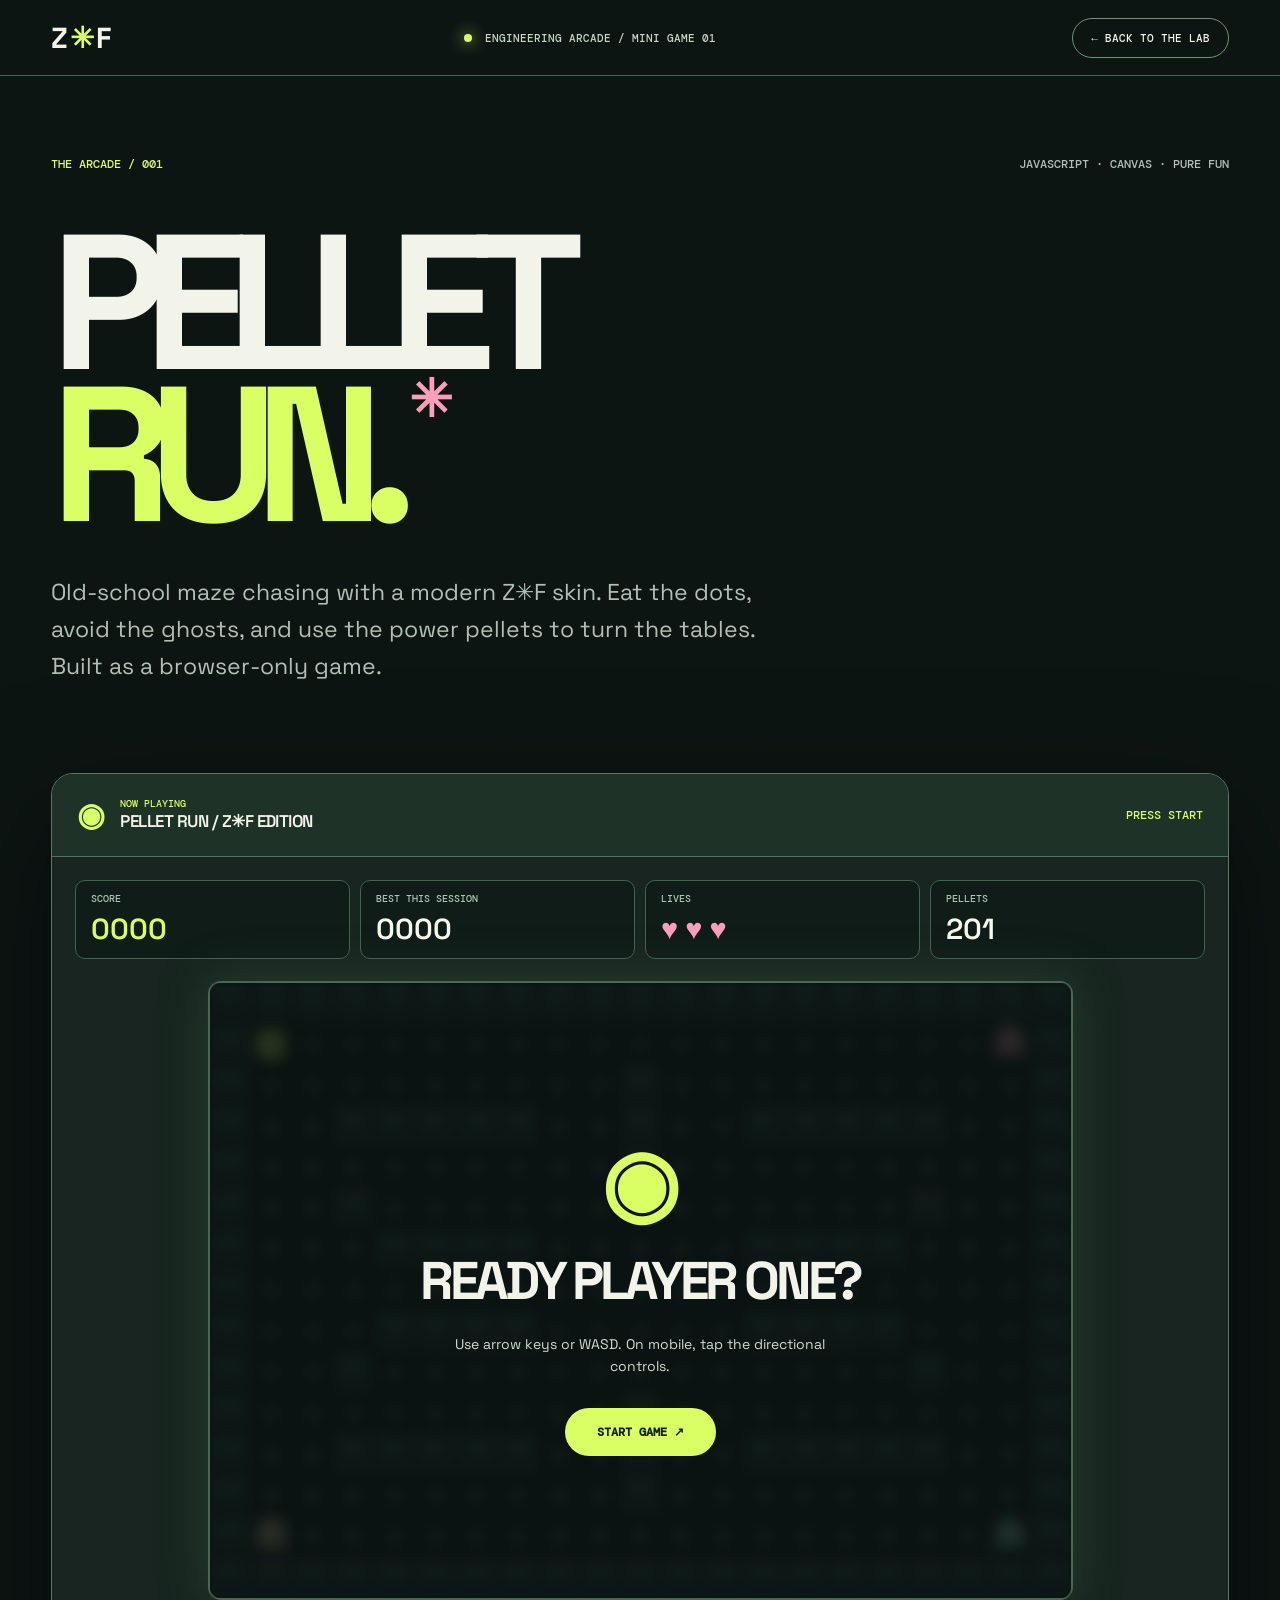
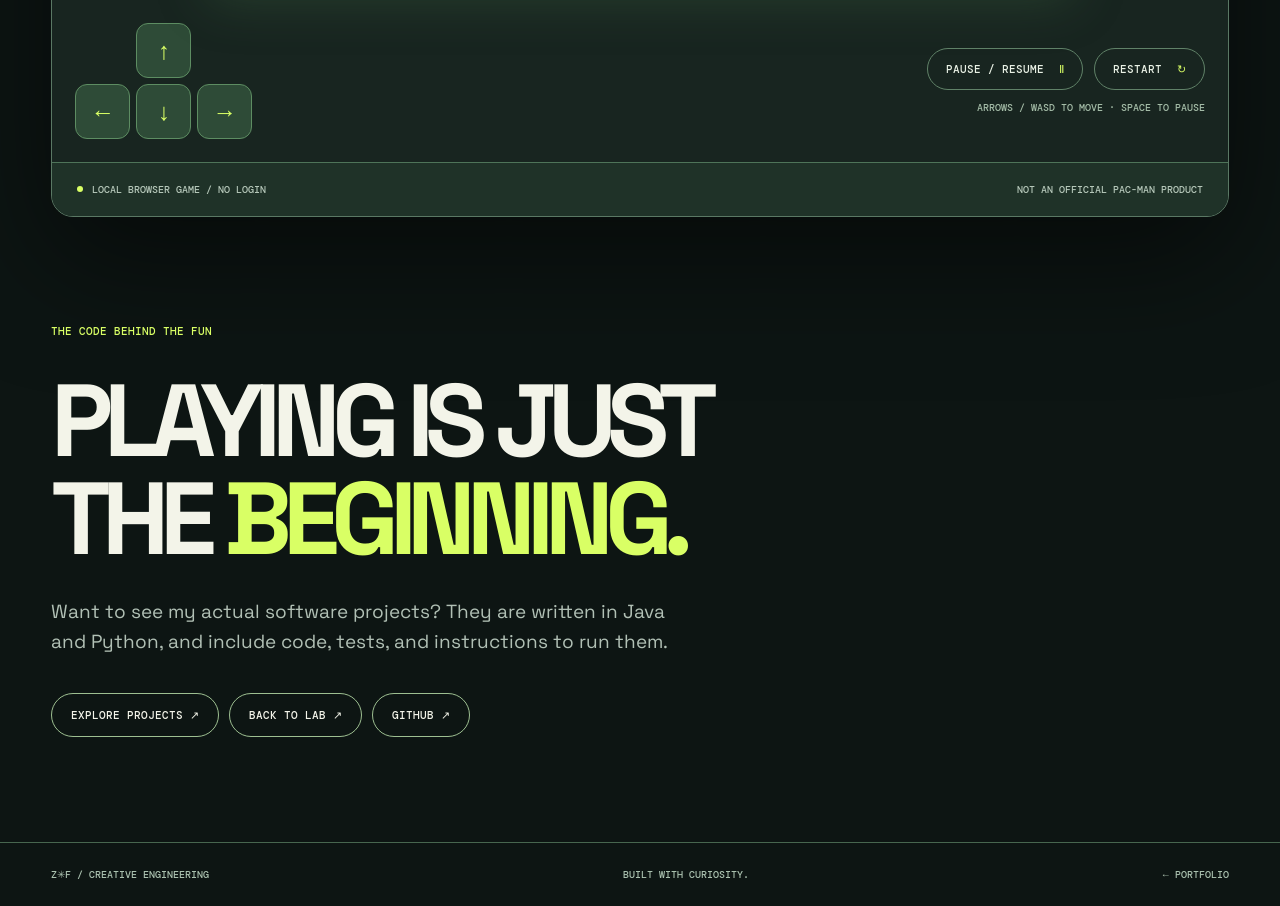
<file: docs/arcade.html>
<!doctype html>
<html lang="en">
<head>
<meta charset="utf-8"><meta name="viewport" content="width=device-width,initial-scale=1">
<meta name="theme-color" content="#0d1513">
<meta name="description" content="Play Pellet Run — a little keyboard and touch-controlled Pac-Man-inspired maze game in Zuhayer Alam Faiyaz's engineering arcade.">
<title>Pellet Run — Z✳F Engineering Arcade</title>
<link rel="icon" href="favicon.svg" type="image/svg+xml">
<link rel="preconnect" href="https://fonts.googleapis.com">
<link rel="preconnect" href="https://fonts.gstatic.com" crossorigin>
<link href="https://fonts.googleapis.com/css2?family=DM+Mono:wght@400;500&family=Space+Grotesk:wght@400;500;600;700&display=swap" rel="stylesheet">
<link rel="stylesheet" href="arcade.css">
</head>
<body>
<a class="skip" href="#game">Skip to game</a>
<header class="nav"><a href="index.html" class="logo">Z<span>✳</span>F</a><div class="nav-status"><span class="led"></span> ENGINEERING ARCADE / MINI GAME 01</div><a href="lab.html" class="back">← BACK TO THE LAB</a></header>
<main>
<section class="intro"><div class="kicker"><span>THE ARCADE / 001</span><span>JAVASCRIPT · CANVAS · PURE FUN</span></div><h1>PELLET<br><em>RUN.</em><span class="asterisk">✳</span></h1><p>Old-school maze chasing with a modern Z✳F skin. Eat the dots, avoid the ghosts, and use the power pellets to turn the tables. Built as a browser-only game.</p></section>
<section id="game" class="game-shell" aria-label="Playable maze game">
<div class="game-header"><div class="game-brand"><span class="arcade-glyph">◉</span><div><small>NOW PLAYING</small><strong>PELLET RUN / Z✳F EDITION</strong></div></div><span id="game-state" role="status" aria-live="polite">PRESS START</span></div>
<div class="game-stage">
<div class="scoreboard">
<div><small>SCORE</small><strong id="score">0000</strong></div>
<div><small>BEST THIS SESSION</small><strong id="best-score">0000</strong></div>
<div><small>LIVES</small><strong id="lives">♥ ♥ ♥</strong></div>
<div><small>PELLETS</small><strong id="pellets">—</strong></div>
</div>
<div class="canvas-wrap" id="game-frame"><canvas id="maze" width="672" height="480" role="img" aria-label="Pac-Man-inspired maze showing yellow player, teal and pink ghosts, walls and pellets"></canvas><div class="game-overlay" id="game-overlay"><span class="overlay-icon">◉</span><h2 id="overlay-title">READY PLAYER ONE?</h2><p id="overlay-sub">Use arrow keys or WASD. On mobile, tap the directional controls.</p><button id="play-button" class="play-button" type="button">START GAME ↗</button></div></div>
<div class="game-controls"><div class="dpad" aria-label="Touch movement controls"><span></span><button type="button" class="direction up" data-direction="up" aria-label="Move up">↑</button><span></span><button type="button" class="direction left" data-direction="left" aria-label="Move left">←</button><button type="button" class="direction down" data-direction="down" aria-label="Move down">↓</button><button type="button" class="direction right" data-direction="right" aria-label="Move right">→</button></div><div class="control-info"><button type="button" id="pause-button">PAUSE / RESUME <span>Ⅱ</span></button><button type="button" id="restart-button">RESTART <span>↻</span></button><small>ARROWS / WASD TO MOVE · SPACE TO PAUSE</small></div></div>
</div>
<div class="game-bottom"><span><i></i> LOCAL BROWSER GAME / NO LOGIN</span><span>NOT AN OFFICIAL PAC-MAN PRODUCT</span></div>
</section>
<section class="end-note"><span>THE CODE BEHIND THE FUN</span><h2>PLAYING IS JUST<br>THE <em>BEGINNING.</em></h2><p>Want to see my actual software projects? They are written in Java and Python, and include code, tests, and instructions to run them.</p><div class="end-actions"><a href="index.html#work">EXPLORE PROJECTS ↗</a><a href="lab.html">BACK TO LAB ↗</a><a href="https://github.com/zuhayer03">GITHUB ↗</a></div></section>
</main>
<footer><span>Z✳F / CREATIVE ENGINEERING</span><span>BUILT WITH CURIOSITY.</span><a href="index.html">← PORTFOLIO</a></footer>
<script src="arcade.js" defer></script>
</body></html>
</file>
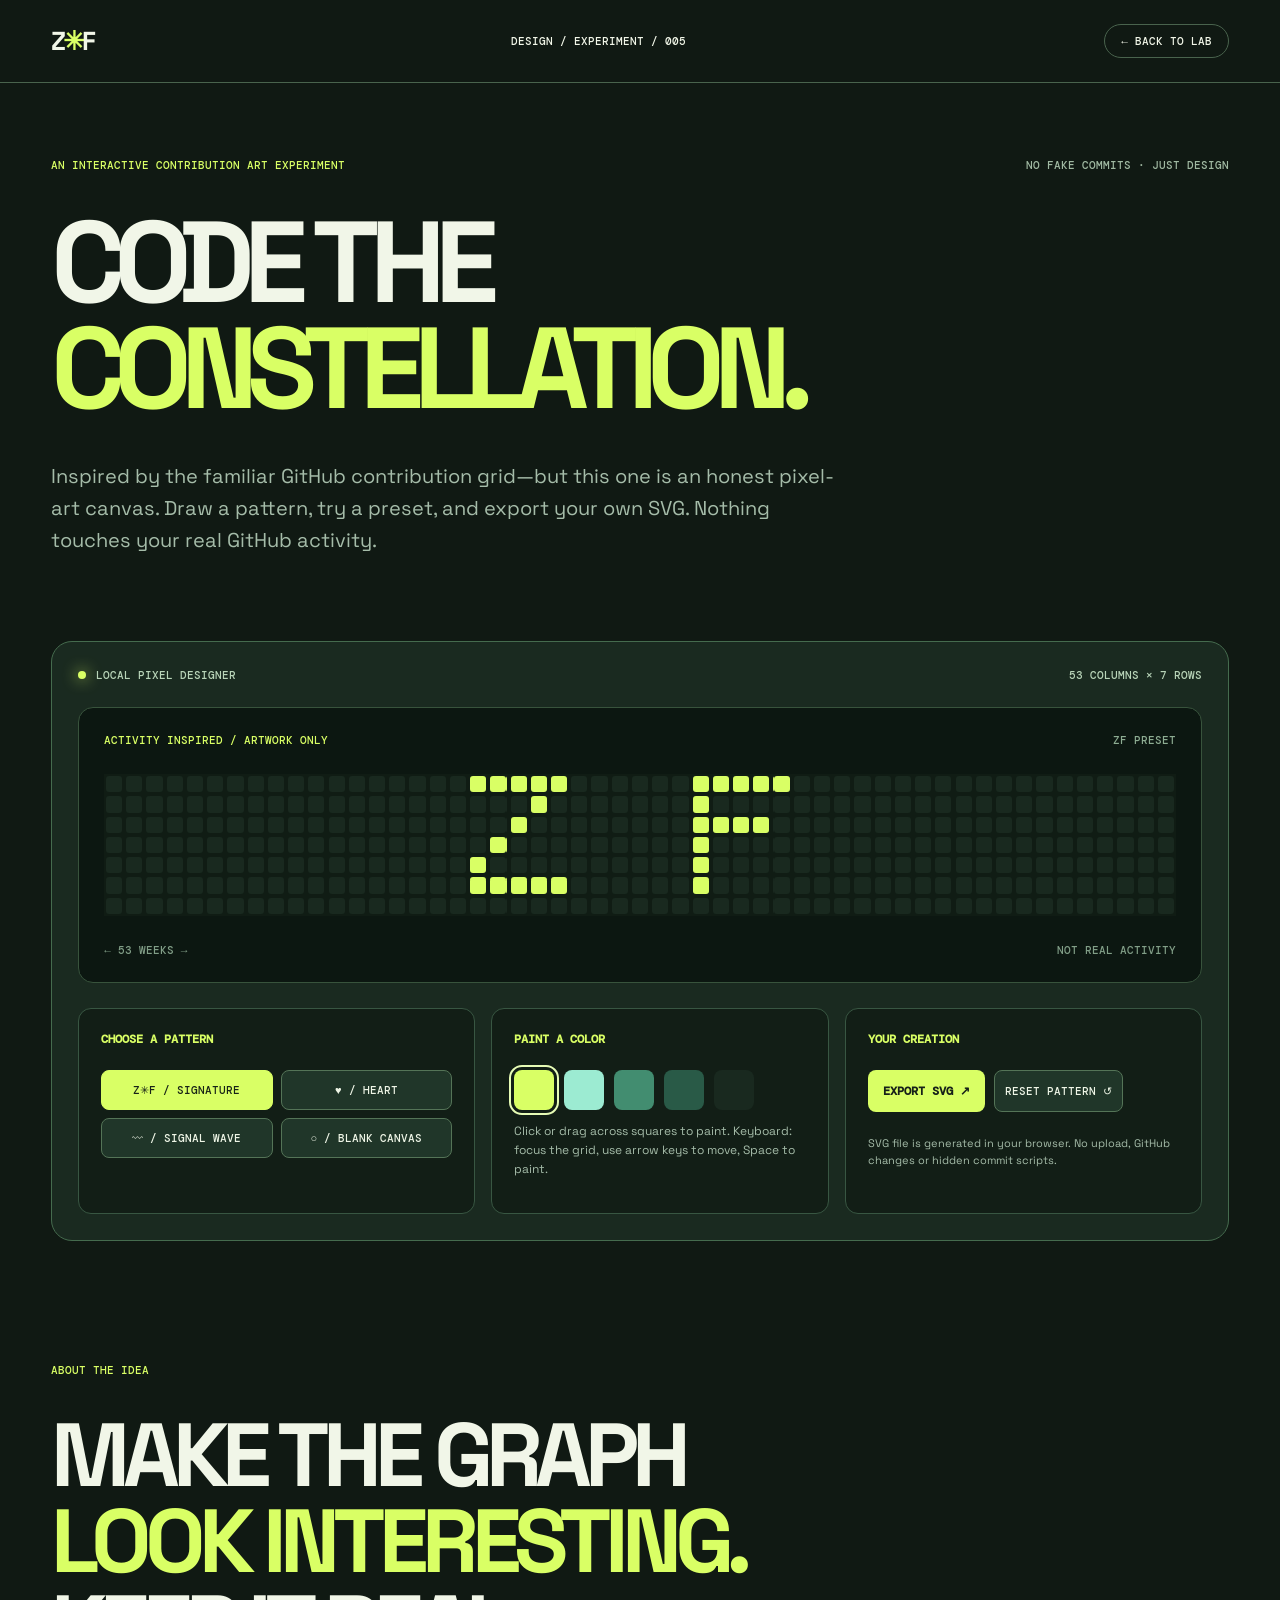
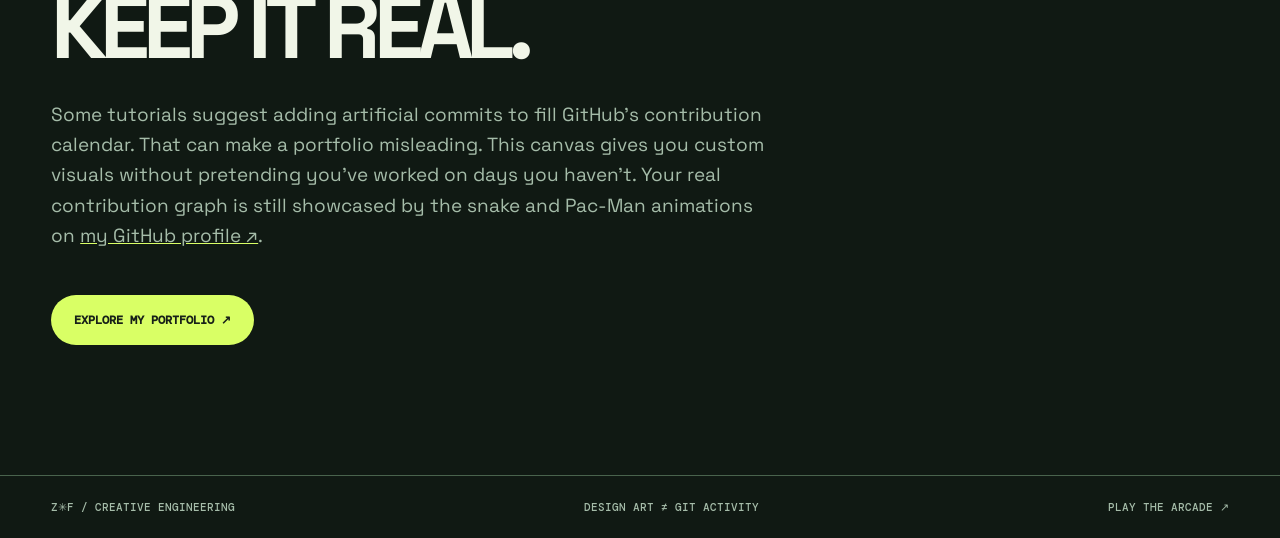
<file: docs/constellation.html>
<!DOCTYPE html><html lang="en"><head>
<meta charset="utf-8"><meta name="viewport" content="width=device-width,initial-scale=1">
<meta name="theme-color" content="#101913"><meta name="description" content="Draw your own GitHub-inspired contribution pixel art without changing real commits. Interactive 53x7 canvas with SVG export.">
<title>Contribution Constellation — Z✳F Creative Lab</title>
<link rel="icon" type="image/svg+xml" href="favicon.svg">
<link href="https://fonts.googleapis.com/css2?family=DM+Mono:wght@400;500&family=Space+Grotesk:wght@400;500;600;700&display=swap" rel="stylesheet">
<link rel="stylesheet" href="constellation.css">
</head><body>
<a class="skip" href="#studio">Skip to editor</a>
<header><a class="logo" href="index.html">Z<span>✳</span>F</a><span>DESIGN / EXPERIMENT / 005</span><a href="lab.html">← BACK TO LAB</a></header>
<main>
<section class="hero"><div class="hero-eyebrow">AN INTERACTIVE CONTRIBUTION ART EXPERIMENT <span>NO FAKE COMMITS · JUST DESIGN</span></div>
<h1>CODE THE<br><em>CONSTELLATION.</em></h1>
<p>Inspired by the familiar GitHub contribution grid—but this one is an honest pixel-art canvas. Draw a pattern, try a preset, and export your own SVG. Nothing touches your real GitHub activity.</p>
</section>
<section id="studio" class="studio">
<div class="studio-header"><span><i class="light"></i> LOCAL PIXEL DESIGNER</span><span>53 COLUMNS × 7 ROWS</span></div>
<div class="canvas-shell"><div class="canvas-title"><span>ACTIVITY INSPIRED / ARTWORK ONLY</span><span id="paint-status" aria-live="polite">CUSTOMIZE THE GRID</span></div>
<div class="grid-container"><canvas id="art-canvas" width="1060" height="140" tabindex="0" aria-label="Contribution-inspired drawing grid. Use pointer to paint or focus and use arrow keys, Space to paint." role="img"></canvas></div>
<div class="canvas-footer"><span>← 53 WEEKS →</span><span>NOT REAL ACTIVITY</span></div>
</div>
<div class="editor"><div class="editor-panel"><h2>CHOOSE A PATTERN</h2><div class="preset-grid"><button class="preset active" type="button" data-preset="zf">Z✳F / SIGNATURE</button><button class="preset" type="button" data-preset="heart">♥ / HEART</button><button class="preset" type="button" data-preset="wave">〰 / SIGNAL WAVE</button><button class="preset" type="button" data-preset="blank">○ / BLANK CANVAS</button></div></div>
<div class="editor-panel"><h2>PAINT A COLOR</h2><div class="swatches" role="group" aria-label="Paint colors"><button class="swatch selected" type="button" data-color="4" aria-label="Bright lime" title="Bright lime" style="--swatch:#d9ff65"></button><button class="swatch" type="button" data-color="3" aria-label="Soft teal" title="Soft teal" style="--swatch:#9cebd2"></button><button class="swatch" type="button" data-color="2" aria-label="Medium green" title="Medium green" style="--swatch:#428d70"></button><button class="swatch" type="button" data-color="1" aria-label="Dark green" title="Dark green" style="--swatch:#295a47"></button><button class="swatch" type="button" data-color="0" aria-label="Eraser" title="Eraser" style="--swatch:#19291f"></button></div><p>Click or drag across squares to paint. Keyboard: focus the grid, use arrow keys to move, Space to paint.</p></div>
<div class="editor-panel actions"><h2>YOUR CREATION</h2><div class="action-buttons"><button type="button" id="export-svg" class="download">EXPORT SVG ↗</button><button type="button" id="reset-preset" class="secondary">RESET PATTERN ↺</button></div><small>SVG file is generated in your browser. No upload, GitHub changes or hidden commit scripts.</small></div></div>
</section>
<section class="context"><span>ABOUT THE IDEA</span><h2>MAKE THE GRAPH<br><em>LOOK INTERESTING.</em><br>KEEP IT REAL.</h2><p>Some tutorials suggest adding artificial commits to fill GitHub's contribution calendar. That can make a portfolio misleading. This canvas gives you custom visuals without pretending you've worked on days you haven't. Your real contribution graph is still showcased by the snake and Pac-Man animations on <a href="https://github.com/zuhayer03">my GitHub profile ↗</a>.</p><a class="back-home" href="index.html">EXPLORE MY PORTFOLIO ↗</a></section>
</main><footer><span>Z✳F / CREATIVE ENGINEERING</span><span>DESIGN ART ≠ GIT ACTIVITY</span><a href="arcade.html">PLAY THE ARCADE ↗</a></footer>
<script src="constellation.js" defer></script></body></html>
</file>
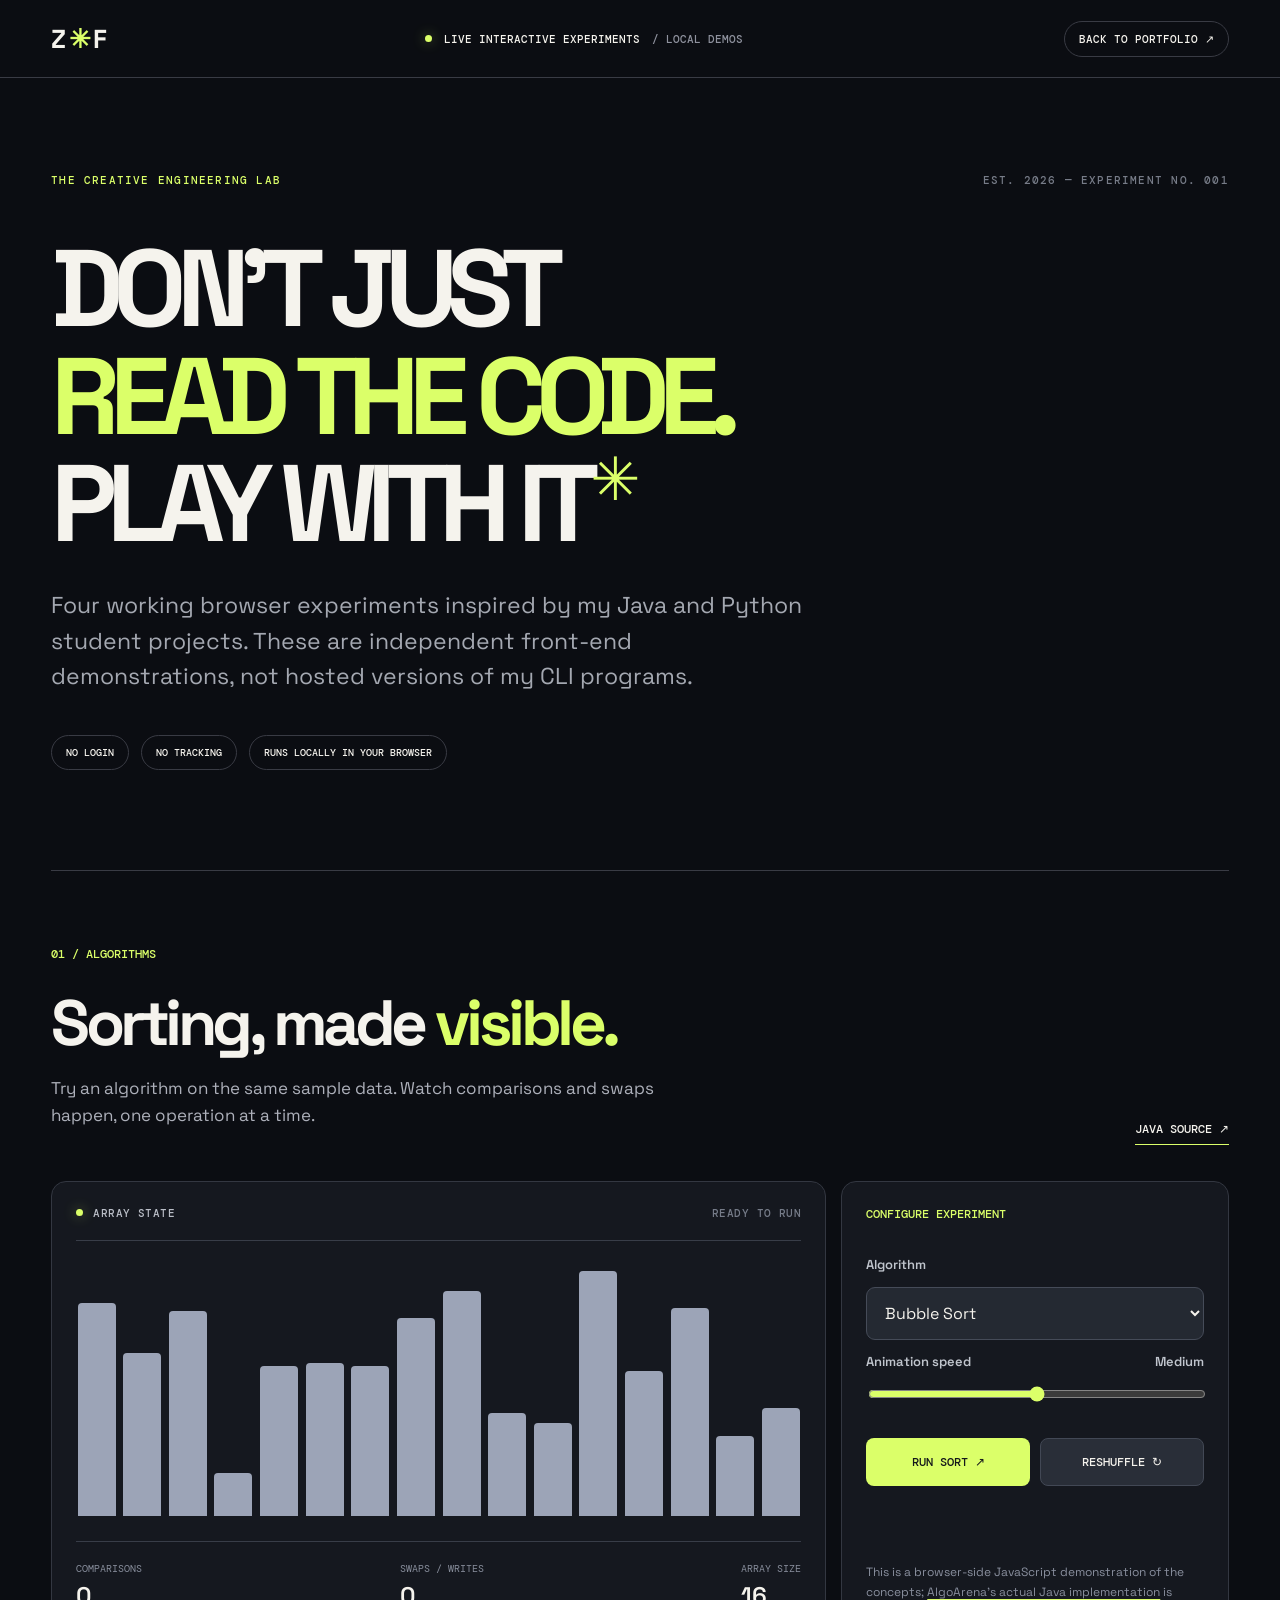
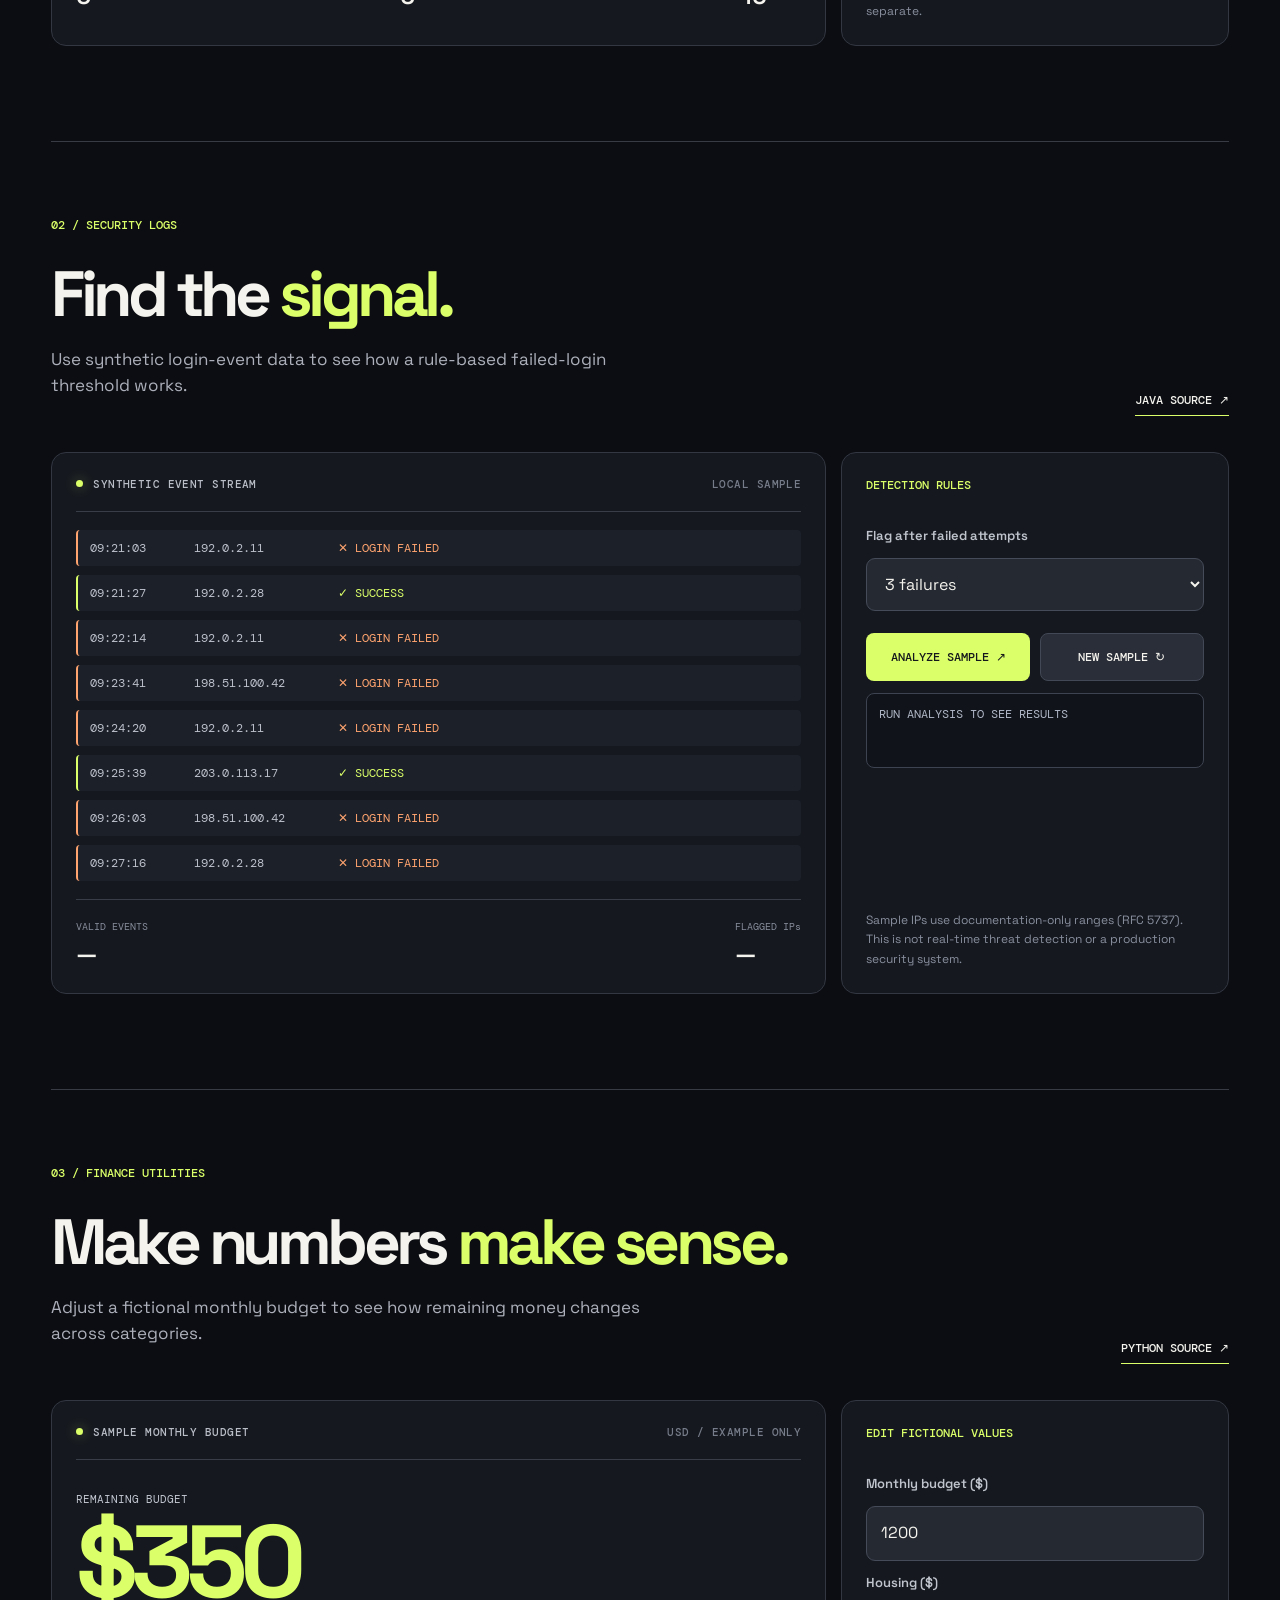
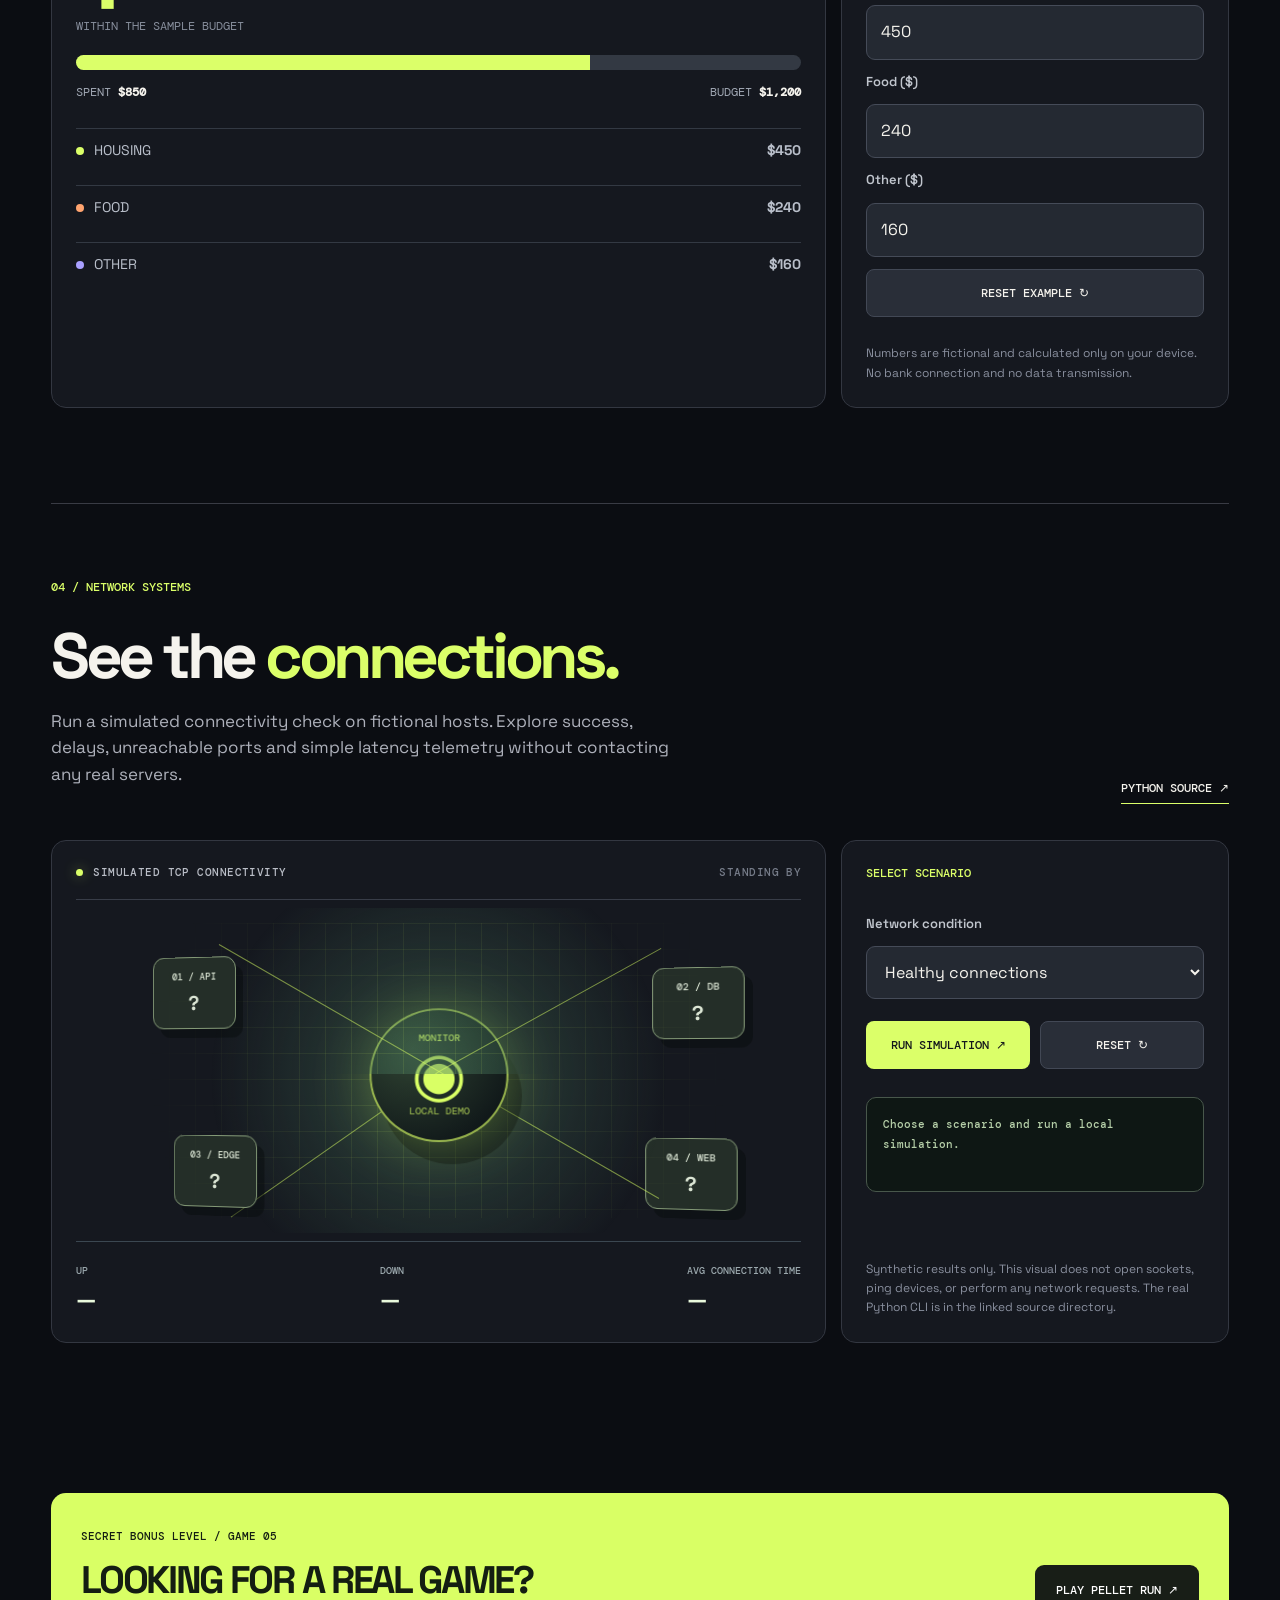
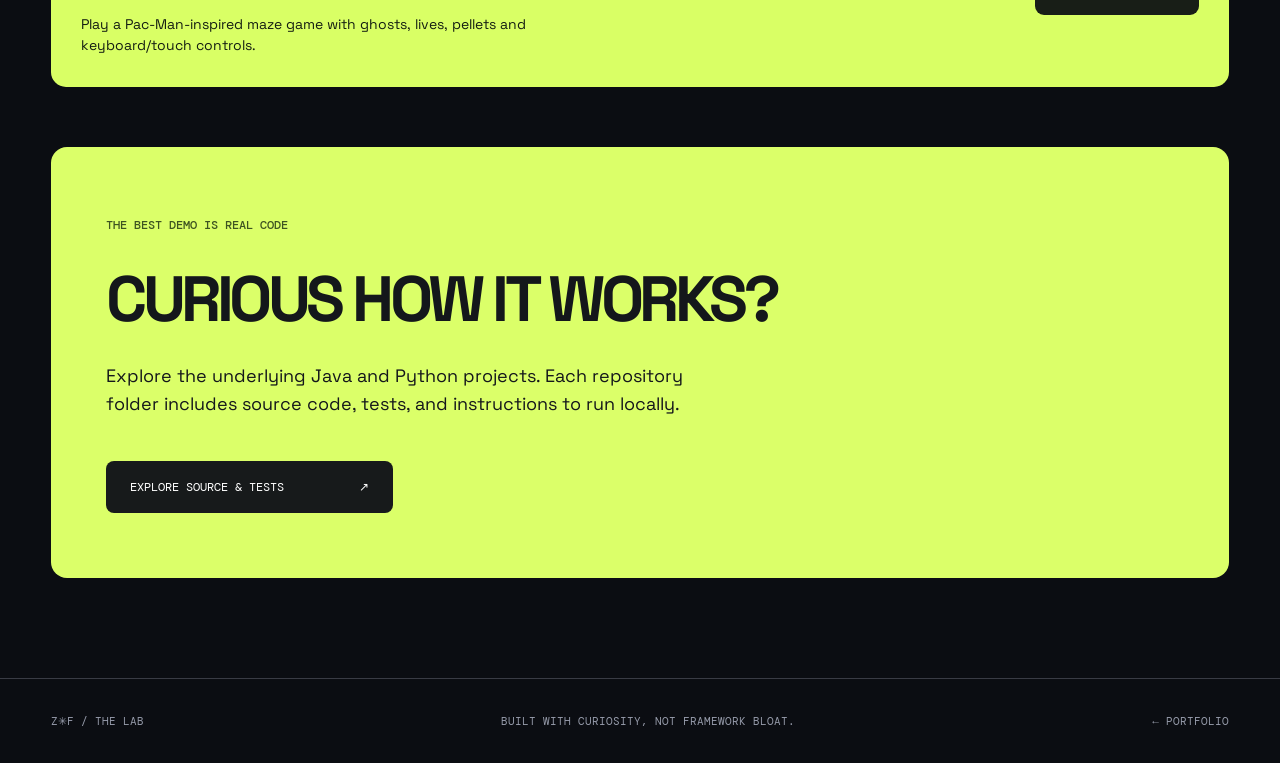
<file: docs/lab.html>
<!DOCTYPE html>
<html lang="en">
<head>
<meta charset="utf-8"><meta name="viewport" content="width=device-width,initial-scale=1">
<meta name="theme-color" content="#0b0d12"><meta name="description" content="Zuhayer Alam Faiyaz interactive developer lab: explore educational sorting, log analysis, and budget demos.">
<title>THE LAB — Zuhayer Alam Faiyaz</title>
<link rel="icon" type="image/svg+xml" href="favicon.svg">
<link rel="stylesheet" href="lab.css">
</head>
<body>
<header class="top"><a href="index.html" class="mark">Z<span>✳</span>F</a><div class="top-mid"><span class="pulse"></span> LIVE INTERACTIVE EXPERIMENTS <span class="muted">/ LOCAL DEMOS</span></div><a class="back" href="index.html">BACK TO PORTFOLIO ↗</a></header>
<main>
<section class="intro">
<div class="eyebrow"><span>THE CREATIVE ENGINEERING LAB</span><span>EST. 2026 — EXPERIMENT NO. 001</span></div>
<h1>DON'T JUST<br><em>READ THE CODE.</em><br>PLAY WITH IT<span class="asterisk">✳</span></h1>
<p>Four working browser experiments inspired by my Java and Python student projects. These are independent front-end demonstrations, not hosted versions of my CLI programs.</p>
<div class="intro-tags"><span>NO LOGIN</span><span>NO TRACKING</span><span>RUNS LOCALLY IN YOUR BROWSER</span></div>
</section>
<section id="sorting" class="module">
<div class="module-heading"><div><span class="num">01 / ALGORITHMS</span><h2>Sorting, made <i>visible.</i></h2><p>Try an algorithm on the same sample data. Watch comparisons and swaps happen, one operation at a time.</p></div><a href="https://github.com/zuhayer03/programming-journey/tree/main/projects/algoarena" target="_blank" rel="noopener noreferrer">JAVA SOURCE ↗</a></div>
<div class="module-layout"><div class="workspace sorting-workspace"><div class="workspace-top"><span><i class="live-dot"></i> ARRAY STATE</span><span id="sort-progress">READY TO RUN</span></div><div id="sort-bars" class="bars" aria-label="Sorting bars visualization"></div><div class="workspace-bottom"><div><small>COMPARISONS</small><strong id="sort-comparisons">0</strong></div><div><small>SWAPS / WRITES</small><strong id="sort-swaps">0</strong></div><div><small>ARRAY SIZE</small><strong id="sort-size">16</strong></div></div></div>
<div class="controls"><span class="control-tag">CONFIGURE EXPERIMENT</span><label for="sort-algorithm">Algorithm</label><select id="sort-algorithm"><option value="bubble">Bubble Sort</option><option value="selection">Selection Sort</option><option value="insertion">Insertion Sort</option></select><label for="sort-speed">Animation speed <span id="speed-value">Medium</span></label><input type="range" id="sort-speed" min="1" max="3" step="1" value="2"><div class="control-buttons"><button id="sort-start" class="primary">RUN SORT ↗</button><button id="sort-shuffle" class="secondary">RESHUFFLE ↻</button></div><p class="note">This is a browser-side JavaScript demonstration of the concepts; <a href="https://github.com/zuhayer03/programming-journey/tree/main/projects/algoarena">AlgoArena's actual Java implementation</a> is separate.</p></div></div>
</section>
<section id="security" class="module"><div class="module-heading"><div><span class="num">02 / SECURITY LOGS</span><h2>Find the <i>signal.</i></h2><p>Use synthetic login-event data to see how a rule-based failed-login threshold works.</p></div><a href="https://github.com/zuhayer03/programming-journey/tree/main/projects/threattrace" target="_blank" rel="noopener noreferrer">JAVA SOURCE ↗</a></div><div class="module-layout"><div class="workspace logs-workspace"><div class="workspace-top"><span><i class="live-dot"></i> SYNTHETIC EVENT STREAM</span><span>LOCAL SAMPLE</span></div><div id="event-stream" class="event-stream" aria-live="polite"></div><div class="summary-strip"><div><small>VALID EVENTS</small><strong id="events-valid">—</strong></div><div><small>FLAGGED IPs</small><strong id="events-alerts">—</strong></div></div></div><div class="controls"><span class="control-tag">DETECTION RULES</span><label for="alert-threshold">Flag after failed attempts</label><select id="alert-threshold"><option value="2">2 failures</option><option value="3" selected>3 failures</option><option value="4">4 failures</option></select><div class="control-buttons"><button class="primary" id="logs-analyze">ANALYZE SAMPLE ↗</button><button class="secondary" id="logs-regenerate">NEW SAMPLE ↻</button></div><div id="alerts-list" class="alerts-list" aria-live="polite"><span class="placeholder">RUN ANALYSIS TO SEE RESULTS</span></div><p class="note">Sample IPs use documentation-only ranges (RFC 5737). This is not real-time threat detection or a production security system.</p></div></div></section>
<section id="budget" class="module"><div class="module-heading"><div><span class="num">03 / FINANCE UTILITIES</span><h2>Make numbers <i>make sense.</i></h2><p>Adjust a fictional monthly budget to see how remaining money changes across categories.</p></div><a href="https://github.com/zuhayer03/programming-journey/tree/main/projects/finance-tracker" target="_blank" rel="noopener noreferrer">PYTHON SOURCE ↗</a></div><div class="module-layout"><div class="workspace money-workspace"><div class="workspace-top"><span><i class="live-dot"></i> SAMPLE MONTHLY BUDGET</span><span>USD / EXAMPLE ONLY</span></div><div class="budget-primary"><small>REMAINING BUDGET</small><strong id="budget-remaining">$0</strong><span id="budget-state">ADJUST THE VALUES</span></div><div class="budget-meter"><div id="budget-meter-fill"></div></div><div class="budget-legend"><span>SPENT <b id="budget-total">$0</b></span><span>BUDGET <b id="budget-budget-label">$0</b></span></div><div class="budget-breakdown" id="budget-breakdown"></div></div><div class="controls"><span class="control-tag">EDIT FICTIONAL VALUES</span><label for="budget-limit">Monthly budget ($)</label><input id="budget-limit" type="number" min="0" max="1000000" step="10" value="1200"><label for="budget-housing">Housing ($)</label><input id="budget-housing" type="number" min="0" max="1000000" step="10" value="450"><label for="budget-food">Food ($)</label><input id="budget-food" type="number" min="0" max="1000000" step="10" value="240"><label for="budget-other">Other ($)</label><input id="budget-other" type="number" min="0" max="1000000" step="10" value="160"><button class="secondary" id="budget-reset">RESET EXAMPLE ↻</button><p class="note">Numbers are fictional and calculated only on your device. No bank connection and no data transmission.</p></div></div></section>
<section id="network" class="module">
  <div class="module-heading"><div><span class="num">04 / NETWORK SYSTEMS</span><h2>See the <i>connections.</i></h2><p>Run a simulated connectivity check on fictional hosts. Explore success, delays, unreachable ports and simple latency telemetry without contacting any real servers.</p></div><a href="https://github.com/zuhayer03/programming-journey/tree/main/projects/network-monitor" target="_blank" rel="noopener noreferrer">PYTHON SOURCE ↗</a></div>
  <div class="module-layout">
    <div class="workspace network-workspace">
      <div class="workspace-top"><span><i class="live-dot"></i> SIMULATED TCP CONNECTIVITY</span><span id="net-status">STANDING BY</span></div>
      <div class="network-simulator" id="network-simulator">
        <div class="sim-hub"><span>MONITOR</span><strong>◉</strong><small>LOCAL DEMO</small></div>
        <div class="sim-edges" aria-hidden="true"><i></i><i></i><i></i><i></i></div>
        <div class="sim-device dev-a" data-device="0"><span>01 / API</span><strong>?</strong></div>
        <div class="sim-device dev-b" data-device="1"><span>02 / DB</span><strong>?</strong></div>
        <div class="sim-device dev-c" data-device="2"><span>03 / EDGE</span><strong>?</strong></div>
        <div class="sim-device dev-d" data-device="3"><span>04 / WEB</span><strong>?</strong></div>
      </div>
      <div class="network-summary"><div><small>UP</small><strong id="net-up">—</strong></div><div><small>DOWN</small><strong id="net-down">—</strong></div><div><small>AVG CONNECTION TIME</small><strong id="net-latency">—</strong></div></div>
    </div>
    <div class="controls"><span class="control-tag">SELECT SCENARIO</span>
      <label for="net-scenario">Network condition</label><select id="net-scenario"><option value="healthy">Healthy connections</option><option value="degraded">Degraded performance</option><option value="partial">Partial outage</option></select>
      <div class="control-buttons"><button id="net-run" class="primary" type="button">RUN SIMULATION ↗</button><button id="net-reset" class="secondary" type="button">RESET ↻</button></div>
      <div id="net-readout" class="net-readout" aria-live="polite">Choose a scenario and run a local simulation.</div>
      <p class="note">Synthetic results only. This visual does not open sockets, ping devices, or perform any network requests. The real Python CLI is in the linked source directory.</p>
    </div>
  </div>
</section>
<div class="mini-arcade-link"><div><span>SECRET BONUS LEVEL / GAME 05</span><h3>LOOKING FOR A REAL GAME?</h3><p>Play a Pac-Man-inspired maze game with ghosts, lives, pellets and keyboard/touch controls.</p></div><a href="arcade.html">PLAY PELLET RUN ↗</a></div>
<section class="finish"><span class="num">THE BEST DEMO IS REAL CODE</span><h2>CURIOUS HOW IT WORKS?</h2><p>Explore the underlying Java and Python projects. Each repository folder includes source code, tests, and instructions to run locally.</p><a href="https://github.com/zuhayer03/programming-journey/tree/main/projects">EXPLORE SOURCE & TESTS <span>↗</span></a></section>
</main><footer><span>Z✳F / THE LAB</span><span>BUILT WITH CURIOSITY, NOT FRAMEWORK BLOAT.</span><a href="index.html">← PORTFOLIO</a></footer>
<script src="lab.js" defer></script>
</body></html>
</file>
<file: docs/arcade.css>
:root{--bg:#0d1513;--panel:#15211e;--ink:#f3f4e9;--lime:#d9ff65;--cyan:#8cf8df;--pink:#fc9ebc;--line:#43614e;--mute:#b1c0b5}
*{box-sizing:border-box}html{scroll-behavior:smooth}body{margin:0;color:var(--ink);background:var(--bg);font:16px/1.6 "Space Grotesk",Arial,sans-serif;overflow-x:hidden}a{color:inherit;text-decoration:none}button{font:inherit;cursor:pointer}button:focus-visible,a:focus-visible{outline:3px solid var(--lime);outline-offset:4px}.skip{position:absolute;top:-80px;left:20px;background:var(--lime);color:#182016;padding:10px;z-index:20}.skip:focus{top:20px}::selection{background:var(--lime);color:#151915}
.nav{height:76px;border-bottom:1px solid #42634c;display:flex;align-items:center;justify-content:space-between;gap:15px;padding:0 max(4vw,18px)}.logo{font:700 29px "Space Grotesk",sans-serif;letter-spacing:-.14em}.logo span{color:var(--lime);padding:0 6px}.nav-status{font:500 11px "DM Mono",monospace;color:#c3d6c2;display:flex;gap:13px;align-items:center}.led{height:8px;width:8px;border-radius:50%;background:var(--lime);box-shadow:0 0 16px var(--lime)}.back{font:500 11px "DM Mono",monospace;border:1px solid #729375;border-radius:60px;padding:12px 18px}.back:hover{background:var(--lime);color:var(--bg)}
main{max-width:1370px;margin:auto;padding:0 max(4vw,18px)}.intro{padding:80px 0 65px}.kicker{display:flex;justify-content:space-between;font:500 12px "DM Mono",monospace;color:var(--lime)}.kicker>span+span{color:var(--mute)}.intro h1{font-size:clamp(95px,15vw,220px);letter-spacing:-.12em;line-height:.79;margin:55px 0 44px}.intro h1 em{font-style:normal;color:var(--lime)}.asterisk{font-size:.27em;vertical-align:top;letter-spacing:0;color:var(--pink);margin-left:14px}.intro p{font-size:clamp(16px,2vw,23px);color:var(--mute);max-width:720px}
.game-shell{border:1px solid #5a7864;border-radius:22px;overflow:hidden;background:#182520;box-shadow:0 40px 120px #0008}.game-header,.game-bottom{display:flex;justify-content:space-between;gap:25px;align-items:center;padding:20px 25px;background:#1f3228;border-bottom:1px solid #4e7459}.game-brand{display:flex;gap:15px;align-items:center}.game-brand small,.game-brand strong{display:block}.game-brand small{font:500 10px "DM Mono",monospace;color:var(--lime)}.game-brand strong{font:600 17px "Space Grotesk",sans-serif;letter-spacing:-.03em}.arcade-glyph{font:700 32px "DM Mono",monospace;color:var(--lime)}#game-state{font:500 12px "DM Mono",monospace;color:var(--lime)}.game-stage{padding:23px}.scoreboard{display:grid;grid-template-columns:repeat(4,1fr);gap:10px;padding:0 0 22px}.scoreboard>div{border:1px solid #40644e;background:#101c18;border-radius:10px;padding:11px 15px;display:flex;flex-direction:column;gap:5px}.scoreboard small{font:500 10px "DM Mono",monospace;color:#abc6b2}.scoreboard strong{font:600 clamp(19px,2.3vw,29px) "Space Grotesk",sans-serif;color:#f6f9ec}.scoreboard>div:nth-child(1) strong{color:var(--lime)}.scoreboard>div:nth-child(3) strong{color:var(--pink)}
.canvas-wrap{position:relative;width:min(100%,865px);margin:0 auto;background:#0c1314;border:2px solid #496753;border-radius:13px;overflow:hidden;box-shadow:0 0 50px #446f4959,inset 0 0 60px #0007;isolation:isolate}.canvas-wrap:before{content:"";position:absolute;inset:0;pointer-events:none;background:repeating-linear-gradient(0deg,transparent 0,transparent 5px,#ffffff05 6px);z-index:2}#maze{display:block;width:100%;height:auto;aspect-ratio:21/15;image-rendering:pixelated;touch-action:none}
.game-overlay{position:absolute;z-index:3;inset:0;background:#0b1312dd;display:flex;flex-direction:column;align-items:center;justify-content:center;padding:20px;text-align:center;backdrop-filter:blur(7px)}.game-overlay[hidden]{display:none}.overlay-icon{font:600 90px "DM Mono",monospace;color:var(--lime);animation:bob 2s ease-in-out infinite alternate}.game-overlay h2{font-size:clamp(29px,5vw,53px);letter-spacing:-.075em;line-height:1;margin:12px 0}.game-overlay p{font-size:14px;color:#cfddd0;max-width:370px}.play-button{border:0;border-radius:50px;background:var(--lime);color:#151d14;padding:16px 32px;font:600 12px "DM Mono",monospace;margin-top:16px}.play-button:hover{background:#edffb1}
.game-controls{display:flex;justify-content:space-between;align-items:center;gap:25px;padding-top:23px}.dpad{display:grid;grid-template-columns:repeat(3,55px);grid-template-rows:repeat(2,55px);gap:6px}.dpad button{border:1px solid #5d8d62;border-radius:12px;background:#2e4b37;color:var(--lime);font:600 24px "DM Mono",monospace;touch-action:manipulation}.dpad button:hover,.dpad button:active{background:var(--lime);color:#132116}.control-info{display:flex;justify-content:flex-end;flex-wrap:wrap;gap:11px;align-items:center}.control-info button{background:transparent;border:1px solid #608268;color:#e9f1e5;border-radius:100px;padding:13px 18px;font:500 11px "DM Mono",monospace}.control-info button:hover{background:#344d39}.control-info button span{color:var(--lime);margin-left:8px}.control-info small{flex-basis:100%;font:500 10px "DM Mono",monospace;color:#a4bca7;text-align:right}
.game-bottom{border-top:1px solid #4e7459;border-bottom:0;color:#b5c7b9;font:500 10px "DM Mono",monospace}.game-bottom>span:first-child{display:flex;align-items:center;gap:9px}.game-bottom i{height:6px;width:6px;border-radius:50%;background:var(--lime)}
.end-note{padding:100px 0 105px}.end-note>span{font:500 11px "DM Mono",monospace;color:var(--lime)}.end-note h2{font-size:clamp(48px,8vw,105px);line-height:.95;letter-spacing:-.09em;margin:30px 0}.end-note h2 em{font-style:normal;color:var(--lime)}.end-note p{font-size:19px;color:var(--mute);max-width:650px}.end-actions{display:flex;gap:10px;flex-wrap:wrap;margin-top:35px}.end-actions a{border:1px solid #9dbf91;padding:14px 19px;border-radius:60px;font:500 11px "DM Mono",monospace}.end-actions a:hover{background:var(--lime);color:#141e14}footer{border-top:1px solid #47664f;display:flex;justify-content:space-between;gap:20px;padding:25px max(4vw,18px);font:500 10px "DM Mono",monospace;color:#aac1af}
@keyframes bob{to{transform:translateY(-10px)}}@media(max-width:780px){.nav-status{display:none}.intro{padding:65px 0}.game-stage{padding:14px}.game-header{padding:15px}.scoreboard{gap:6px}.scoreboard>div{padding:9px}.scoreboard small{font-size:8px}.scoreboard strong{font-size:19px}.game-controls{flex-direction:column;align-items:center}.control-info{justify-content:center}.control-info small{text-align:center}.game-bottom{padding:16px;flex-direction:column;align-items:start;gap:7px}.intro h1{font-size:clamp(80px,17vw,140px)}}@media(max-width:500px){.kicker>span+span{display:none}.scoreboard{grid-template-columns:repeat(2,1fr)}.intro h1{font-size:clamp(72px,17vw,110px)}.game-overlay h2{font-size:26px}.overlay-icon{font-size:46px}.game-overlay p{font-size:11px}.play-button{margin-top:6px;padding:10px 19px}.nav .back{font-size:9px;padding:11px}.game-brand strong{font-size:12px}#game-state{font-size:10px}.game-header{align-items:flex-start}.canvas-wrap{border-radius:5px}.dpad{grid-template-columns:repeat(3,50px);grid-template-rows:repeat(2,50px)}footer{flex-direction:column}.end-note{padding:65px 0}}
@media(prefers-reduced-motion:reduce){*,*:before,*:after{animation:none!important;transition:none!important}}
</file>
<file: docs/constellation.css>
:root{--bg:#101913;--ink:#f1f6e8;--lime:#d9ff65;--mute:#a5bca9;--line:#49634d}*{box-sizing:border-box}html{scroll-behavior:smooth}body{margin:0;background:var(--bg);color:var(--ink);font:16px/1.6 "Space Grotesk",system-ui,sans-serif}a{color:inherit;text-decoration:none}button{font:inherit;cursor:pointer}a:focus-visible,button:focus-visible,canvas:focus-visible{outline:3px solid var(--lime);outline-offset:3px}.skip{position:absolute;top:-80px;left:15px;padding:10px;background:var(--lime);color:#101913}.skip:focus{top:15px}header,footer{display:flex;align-items:center;justify-content:space-between;gap:20px;padding:24px 4%;border-bottom:1px solid var(--line);font:500 11px "DM Mono",monospace}.logo{font:700 26px "Space Grotesk",sans-serif;letter-spacing:-.12em}.logo span{color:var(--lime)}header>a:last-child{border:1px solid var(--line);border-radius:60px;padding:9px 16px}main{max-width:1380px;margin:0 auto;padding:0 4%}.hero{padding:75px 0 65px}.hero-eyebrow{font:500 11px "DM Mono",monospace;color:var(--lime);display:flex;justify-content:space-between;gap:15px}.hero-eyebrow span{color:#a0b9a2}.hero h1{font-size:clamp(55px,9vw,135px);line-height:.92;letter-spacing:-.095em;margin:38px 0}.hero h1 em,.context h2 em{font-style:normal;color:var(--lime)}.hero>p{font-size:20px;max-width:800px;color:var(--mute)}.studio{background:#1a2a20;border:1px solid #456b4e;border-radius:21px;padding:26px}.studio-header,.canvas-title,.canvas-footer{display:flex;justify-content:space-between;align-items:center;gap:20px;font:500 11px "DM Mono",monospace;color:#b8d4b8}.studio-header{padding:0 0 25px}.studio-header>span:first-child{display:flex;align-items:center;gap:10px}.light{display:inline-block;width:8px;height:8px;background:var(--lime);border-radius:50%;box-shadow:0 0 15px var(--lime)}.canvas-shell{background:#0c1711;border:1px solid #38533c;border-radius:15px;padding:25px}.canvas-title{color:var(--lime)}.canvas-title span+span{color:#8dac92}.grid-container{width:100%;margin:27px 0;overflow-x:auto;scrollbar-color:#6a9467 transparent}#art-canvas{display:block;width:100%;max-width:none;min-width:760px;height:auto;cursor:crosshair;touch-action:none;image-rendering:pixelated}.canvas-footer{color:#819e87}.editor{display:grid;grid-template-columns:1fr .85fr .9fr;gap:16px;margin-top:25px}.editor-panel{background:#121e16;border:1px solid #385642;border-radius:13px;padding:22px}.editor-panel h2{font:600 12px "DM Mono",monospace;color:var(--lime);margin:0 0 23px}.preset-grid{display:grid;grid-template-columns:1fr 1fr;gap:8px}.preset,.secondary{background:#203629;color:#eef5e6;border:1px solid #547457;padding:12px 10px;border-radius:8px;font:500 11px "DM Mono",monospace}.preset:hover,.preset.active{background:var(--lime);border-color:var(--lime);color:#182317}.swatches{display:flex;flex-wrap:wrap;gap:10px}.swatch{width:40px;height:40px;background:var(--swatch);border:3px solid transparent;border-radius:8px}.swatch.selected{outline:2px solid #e6fbb5;outline-offset:3px}.editor-panel p{font-size:12px;color:var(--mute);line-height:1.6}.action-buttons{display:flex;flex-wrap:wrap;gap:9px}.download{padding:13px 15px;background:var(--lime);color:#162019;border:0;border-radius:8px;font:600 12px "DM Mono",monospace}.download:hover{background:#eaffad}.actions small{display:block;font-size:11px;color:var(--mute);margin-top:23px}.context{padding:115px 0 130px}.context>span{font:500 11px "DM Mono",monospace;color:var(--lime)}.context h2{font-size:clamp(45px,7vw,100px);line-height:.96;letter-spacing:-.08em;margin:30px 0}.context p{font-size:19px;color:var(--mute);max-width:730px}.context p a{text-decoration:underline;text-decoration-color:var(--lime)}.back-home{display:inline-block;margin-top:24px;border-radius:60px;background:var(--lime);padding:17px 23px;color:#172018;font:600 12px "DM Mono",monospace}footer{border-top:1px solid var(--line);border-bottom:0;color:var(--mute)}@media(max-width:1050px){.editor{grid-template-columns:1fr 1fr}.actions{grid-column:1/-1}}@media(max-width:700px){main{padding:0 17px}.hero{padding:55px 0}.hero h1{font-size:clamp(46px,10vw,90px)}.hero-eyebrow>span:last-child{display:none}.hero>p{font-size:16px}.studio{padding:14px}.canvas-shell{padding:14px}.editor{grid-template-columns:1fr}.actions{grid-column:auto}.studio-header{align-items:start;flex-direction:column}.context{padding:75px 0}header,footer{padding:20px 17px;flex-wrap:wrap}header>span{display:none}}
</file>
<file: docs/lab.css>
@import url('https://fonts.googleapis.com/css2?family=DM+Mono:wght@400;500&family=Space+Grotesk:wght@400;500;600;700&display=swap');
:root{--bg:#0b0d12;--paper:#f0efea;--ink:#f5f3ed;--muted:#a4a6ae;--border:#393b44;--acid:#dbff69;--orange:#ffa46f;--red:#ff8f9b}
*{box-sizing:border-box}html{scroll-behavior:smooth}body{background:var(--bg);color:var(--ink);font:16px/1.55 'Space Grotesk',system-ui,sans-serif;margin:0}a{color:inherit;text-decoration:none}button,input,select{font:inherit}button{cursor:pointer}a:focus-visible,button:focus-visible,input:focus-visible,select:focus-visible{outline:2px solid var(--acid);outline-offset:4px}::selection{background:var(--acid);color:var(--bg)}
.top{display:flex;align-items:center;justify-content:space-between;gap:20px;border-bottom:1px solid var(--border);min-height:78px;padding:12px max(4vw,20px);font:500 11px 'DM Mono',monospace}.mark{font:700 26px 'Space Grotesk',sans-serif;letter-spacing:-.1em}.mark span{color:var(--acid);padding:0 5px}.top-mid{display:flex;gap:12px;align-items:center}.pulse,.live-dot{height:7px;width:7px;display:inline-block;background:var(--acid);border-radius:50%;box-shadow:0 0 13px #dbff6970}.muted{color:#8f929e}.back{border:1px solid var(--border);padding:10px 14px;border-radius:50px}.back:hover{background:var(--acid);color:#12141a}
main{max-width:1536px;margin:0 auto;padding:0 max(4vw,20px)}.intro{padding:95px 0 100px}.eyebrow{display:flex;justify-content:space-between;gap:30px;color:var(--acid);font:500 11px 'DM Mono',monospace;letter-spacing:.11em}.eyebrow span+span{color:#777c88}.intro h1{font-size:clamp(53px,8.5vw,138px);letter-spacing:-.095em;line-height:.99;margin:48px 0 30px;font-weight:700}.intro h1 em{font-style:normal;color:var(--acid)}.asterisk{color:var(--acid);font-size:.55em;vertical-align:top;letter-spacing:0}.intro>p{font-size:clamp(17px,2vw,23px);max-width:760px;color:#a4a8b1}.intro-tags{margin-top:40px;display:flex;gap:12px;flex-wrap:wrap}.intro-tags span{font:500 10px 'DM Mono',monospace;border:1px solid var(--border);border-radius:100px;padding:10px 14px}
.module{padding:70px 0 95px;border-top:1px solid var(--border)}.module-heading{display:flex;justify-content:space-between;align-items:flex-end;gap:40px;margin-bottom:36px}.num,.control-tag{font:500 12px 'DM Mono',monospace;color:var(--acid)}.module-heading h2{font-size:clamp(39px,5vw,76px);line-height:1.1;letter-spacing:-.07em;margin:22px 0 15px}.module-heading h2 i{font-style:normal;color:var(--acid)}.module-heading p{color:#adb0ba;max-width:620px;font-size:17px}.module-heading>a{font:500 12px 'DM Mono',monospace;white-space:nowrap;border-bottom:1px solid var(--acid);padding-bottom:7px}.module-layout{display:grid;grid-template-columns:minmax(0,1.5fr) minmax(260px,.75fr);gap:15px}.workspace,.controls{background:#15181f;border:1px solid #333741;border-radius:15px;padding:24px}.workspace{min-height:465px}.workspace-top,.workspace-bottom,.summary-strip,.budget-legend{display:flex;justify-content:space-between;gap:15px}.workspace-top{font:500 11px 'DM Mono',monospace;letter-spacing:.04em;color:#babec7;border-bottom:1px solid #383d48;padding-bottom:20px}.workspace-top span:first-child{display:flex;gap:10px;align-items:center}.workspace-top>span+span{color:#767c89}
.bars{height:300px;display:flex;gap:5px;align-items:flex-end;justify-content:space-around;padding:25px 0}.bar{flex:1;max-width:38px;background:#9ca4b7;border-radius:4px 4px 0 0;transition:height .12s,background .12s;min-height:5px}.bar.comparing{background:var(--orange)}.bar.finished{background:var(--acid)}.workspace-bottom,.summary-strip{padding-top:20px;border-top:1px solid #383d48}.workspace-bottom>div,.summary-strip>div{display:flex;flex-direction:column;gap:5px}.workspace-bottom small,.summary-strip small{font:10px 'DM Mono',monospace;color:#888e9c}.workspace-bottom strong,.summary-strip strong{font:600 24px 'Space Grotesk',sans-serif}
.controls{display:flex;flex-direction:column;gap:12px}.control-tag{margin-bottom:21px}.controls label{font-size:13px;color:#c0c5cd;font-weight:600;display:flex;justify-content:space-between}.controls select,.controls input[type=number]{width:100%;padding:14px;color:var(--ink);background:#242932;border:1px solid #454b58;border-radius:9px;outline:none}.controls input[type=range]{width:100%;accent-color:var(--acid);margin-bottom:14px}.control-buttons{display:grid;grid-template-columns:1fr 1fr;gap:10px;margin-top:10px}.primary,.secondary{border:0;border-radius:8px;padding:15px 13px;font:500 12px 'DM Mono',monospace}.primary{background:var(--acid);color:#14171b}.primary:hover{background:#ecff9d}.secondary{background:#292e38;color:var(--ink);border:1px solid #424855}.secondary:hover{border-color:var(--acid)}button:disabled{opacity:.5;cursor:not-allowed}.note{font-size:12px;line-height:1.6;color:#898f9e;margin:auto 0 0;padding-top:15px}.note a{text-decoration:underline;text-decoration-color:var(--acid);text-underline-offset:3px}
.event-stream{padding:18px 0;min-height:297px;display:flex;flex-direction:column;gap:9px}.event-row{display:grid;grid-template-columns:90px 130px 1fr;gap:14px;padding:10px 12px;background:#1c2029;border-left:2px solid #64727f;border-radius:4px;font:12px 'DM Mono',monospace;color:#bbc0ca}.event-row.fail{border-color:var(--orange)}.event-row .event-status{color:var(--orange)}.event-row.success .event-status{color:var(--acid)}.event-row.success{border-color:var(--acid)}.alerts-list{min-height:75px;padding:12px;border:1px solid #3d4350;background:#10131a;border-radius:8px;font:12px 'DM Mono',monospace;color:#b0b7c6}.alerts-list .alert{color:var(--orange);padding:4px 0}.alerts-list .clean{color:var(--acid)}.placeholder{color:#858d9a}
.budget-primary{display:flex;flex-direction:column;padding:32px 0 21px}.budget-primary small{font:11px 'DM Mono',monospace;color:#c3c8d2}.budget-primary strong{font-size:clamp(58px,8vw,110px);line-height:1.1;letter-spacing:-.07em;color:var(--acid)}.budget-primary strong.negative{color:var(--red)}.budget-primary span{color:#878e9c;font:12px 'DM Mono',monospace}.budget-meter{height:15px;border-radius:30px;background:#333943;overflow:hidden}.budget-meter>div{height:100%;width:0;background:var(--acid);transition:width .4s}.budget-meter>div.over{background:var(--red)}.budget-legend{margin:14px 0 28px;font:12px 'DM Mono',monospace;color:#a1a8b4}.budget-legend b{color:var(--ink)}.budget-breakdown{display:grid;gap:12px}.budget-category{display:flex;justify-content:space-between;align-items:center;border-top:1px solid #333943;padding:11px 0;color:#b9bfca;font-size:14px}.budget-category i{display:inline-block;width:8px;height:8px;border-radius:50%;margin-right:10px}
.finish{margin:60px 0 100px;background:var(--acid);color:#14171b;padding:65px 55px;border-radius:16px}.finish .num{color:#3e5421}.finish h2{font-size:clamp(39px,5vw,73px);letter-spacing:-.07em;line-height:1.02;margin:30px 0}.finish p{max-width:590px;font-size:18px}.finish a{margin-top:25px;display:inline-flex;gap:75px;background:#171a1b;color:white;padding:18px 24px;border-radius:8px;font:12px 'DM Mono',monospace}.finish a:hover{background:#394147}
footer{border-top:1px solid var(--border);display:flex;justify-content:space-between;gap:20px;padding:35px max(4vw,20px);font:11px 'DM Mono',monospace;color:#969baa}
@media(max-width:900px){.module-layout{grid-template-columns:1fr}.controls{min-height:0}.module-heading{align-items:flex-start;flex-direction:column}.workspace{min-height:0}.event-stream{min-height:250px}.top-mid{display:none}.intro{padding:70px 0}}
@media(max-width:560px){.intro h1{font-size:clamp(43px,10.1vw,60px)}.eyebrow span+span{display:none}.workspace,.controls{padding:17px}.bars{height:220px}.event-row{grid-template-columns:70px 103px 1fr;gap:5px;font-size:10px}.module{padding:55px 0}.module-heading h2{font-size:43px}.finish{padding:39px 24px}.finish a{gap:15px}.top{min-height:65px}.back{font-size:10px}footer{flex-direction:column}}
@media(prefers-reduced-motion:reduce){*,*:before,*:after{animation:none!important;scroll-behavior:auto!important;transition:none!important}}

/* Network-monitor simulator / fourth hands-on project */
.network-workspace{position:relative;overflow:hidden}
.network-simulator{height:325px;position:relative;perspective:1050px;transform-style:preserve-3d;background:radial-gradient(circle at 50% 52%,#4c7d6178,transparent 57%);border-radius:12px;margin:8px 0}
.network-simulator:before{content:"";position:absolute;inset:15px;background-image:linear-gradient(#d9ff651a 1px,transparent 1px),linear-gradient(90deg,#d9ff651a 1px,transparent 1px);background-size:26px 26px;mask-image:radial-gradient(circle,black 15%,transparent 77%)}
.sim-hub{position:absolute;left:50%;top:51%;transform:translate(-50%,-50%) rotateX(16deg);z-index:4;width:139px;height:139px;border:2px solid #d9ff65a8;border-radius:50%;background:radial-gradient(circle at 30% 30%,#314533,#11191a 77%);box-shadow:0 0 55px #a1cb4866,13px 22px 0 #0005;display:flex;align-items:center;justify-content:center;flex-direction:column;color:#d9ff65}
.sim-hub span,.sim-hub small{font:500 10px 'DM Mono',monospace}.sim-hub strong{font-size:63px;line-height:1}.sim-hub small{opacity:.63}
.sim-edges>i{position:absolute;left:50%;top:50%;height:1px;width:35%;background:#d9ff6580;transform-origin:left center}
.sim-edges>i:nth-child(1){transform:rotate(-150deg)}.sim-edges>i:nth-child(2){transform:rotate(-29deg)}.sim-edges>i:nth-child(3){transform:rotate(145deg)}.sim-edges>i:nth-child(4){transform:rotate(30deg)}
.sim-device{position:absolute;z-index:5;width:90px;padding:12px 9px;text-align:center;border:1px solid #859b78;background:#242e28;color:#dce6d5;border-radius:12px;display:flex;flex-direction:column;align-items:center;gap:7px;box-shadow:8px 9px 0 #070b0b7a;transform:rotateY(-13deg);transition:border-color .3s,background .3s,transform .3s}
.sim-device span{font:500 10px 'DM Mono',monospace}.sim-device strong{font:700 20px 'Space Grotesk',sans-serif}
.sim-device.up{border-color:#d9ff65;background:#30422a;color:#d9ff65;transform:rotateY(0) translateY(-4px)}
.sim-device.down{border-color:#ff8f9b;background:#4a2831;color:#ffb7bb;transform:rotateY(0) translateY(4px)}
.sim-device.checking{border-color:#d4b86d;animation:checking 1s ease-in-out infinite alternate}
.dev-a{left:10%;top:15%}.dev-b{right:8%;top:18%}.dev-c{left:13%;bottom:8%}.dev-d{right:9%;bottom:7%}
.network-summary{display:flex;gap:16px;justify-content:space-between;border-top:1px solid #3b4751;padding:22px 0 0}
.network-summary>div{display:flex;flex-direction:column;gap:5px}
.network-summary small{font:500 10px 'DM Mono',monospace;color:#9ba8ad}
.network-summary strong{font-size:23px;color:#e9f9dc}
.net-readout{margin-top:16px;min-height:95px;white-space:pre-line;color:#b5cfa8;border:1px solid #48574b;background:#0e1714;border-radius:10px;padding:16px;font:500 11px/1.85 'DM Mono',monospace;overflow-wrap:anywhere}
/* 3D visual depth on each experiment, while keeping controls stable and clickable */
.module-layout{perspective:1650px}
.module-layout .workspace{transform-style:preserve-3d;transition:transform .4s ease,box-shadow .4s ease}
.module-layout .workspace:hover{transform:rotateY(-1.25deg) rotateX(1.2deg) translateZ(7px);box-shadow:15px 30px 58px #0006}
.module-layout .controls{transition:transform .4s ease,box-shadow .4s ease}
.module-layout .controls:hover{transform:translateZ(6px);box-shadow:8px 25px 50px #0005}
@keyframes checking{to{box-shadow:0 0 19px #d9ff654d;transform:translateY(-4px)}}
@media(max-width:600px){.network-simulator{height:315px}.sim-device{width:72px;padding:9px 5px}.sim-device span{font-size:9px}.dev-a{left:2%}.dev-b{right:2%}.dev-c{left:3%}.dev-d{right:2%}.sim-hub{width:110px;height:110px}.sim-hub strong{font-size:50px}.network-summary strong{font-size:19px}}
@media(prefers-reduced-motion:reduce){.module-layout .workspace:hover,.module-layout .controls:hover,.sim-device{transform:none!important;transition:none!important}.sim-device.checking{animation:none!important}}

/* Bonus arcade call-to-action */
.mini-arcade-link{background:#d9ff65;color:#141e12;border-radius:15px;margin:55px 0 20px;padding:30px;display:flex;justify-content:space-between;gap:24px;align-items:center}
.mini-arcade-link>div>span{font:500 11px 'DM Mono',monospace}.mini-arcade-link h3{font-size:clamp(25px,3vw,39px);line-height:1.1;letter-spacing:-.06em;margin:12px 0}.mini-arcade-link p{max-width:540px;margin:0;font-size:14px}
.mini-arcade-link>a{background:#181e17;color:white;padding:17px 21px;border-radius:9px;white-space:nowrap;font:500 12px 'DM Mono',monospace}
.mini-arcade-link>a:hover{background:#37452a}
@media(max-width:650px){.mini-arcade-link{flex-direction:column;align-items:stretch;padding:25px}.mini-arcade-link a{text-align:center}}
</file>
